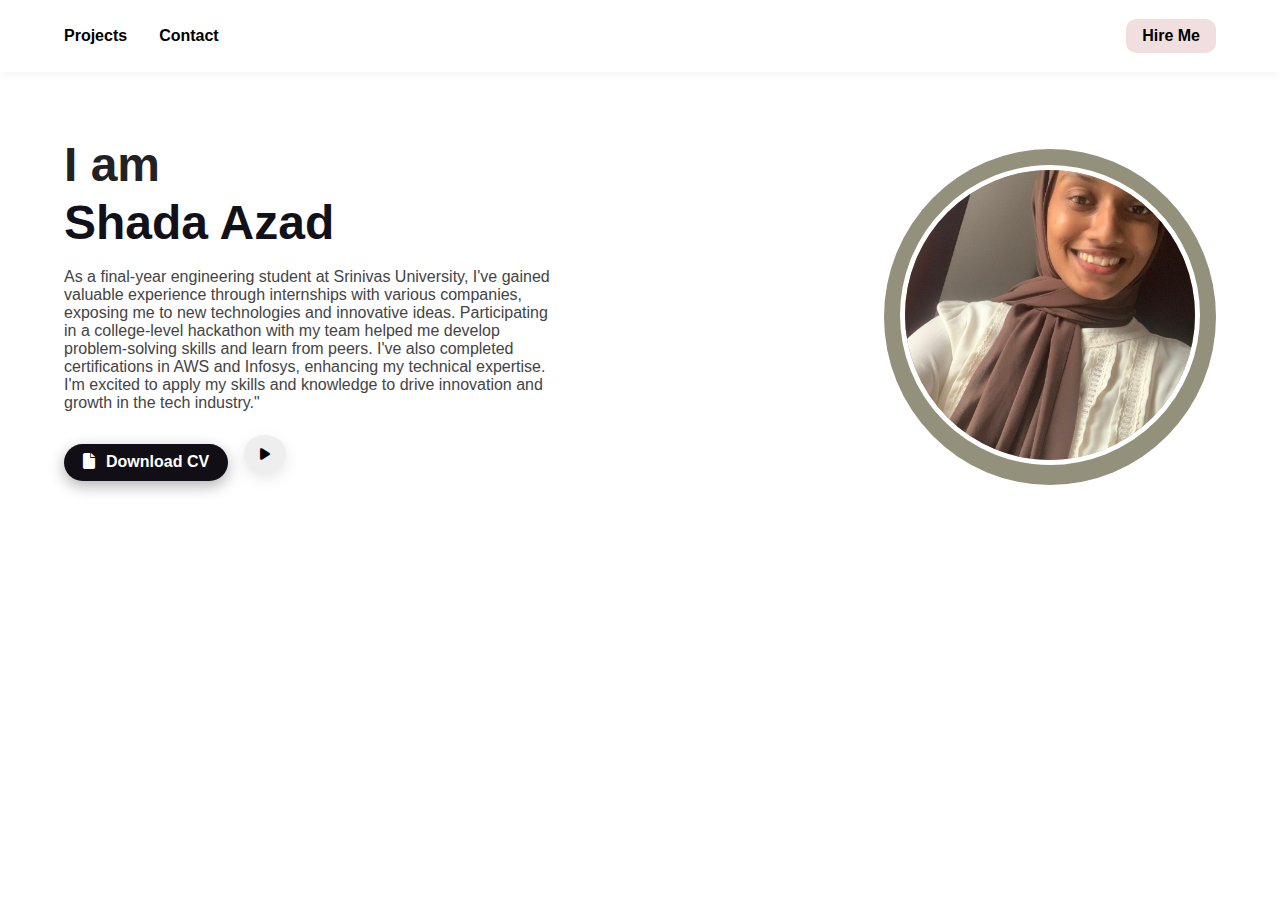
<file: index.html>
<!DOCTYPE html>
<html lang="en">
<head>
  <meta charset="UTF-8" />
  <meta name="viewport" content="width=device-width, initial-scale=1.0" />
  <title>Your Name | Portfolio</title>
  <link rel="stylesheet" href="style.css" />
  <link rel="stylesheet" href="https://cdnjs.cloudflare.com/ajax/libs/font-awesome/6.4.0/css/all.min.css" />
</head>
<body>
  <nav>
    <div class="container nav-container">
   
     <ul class="nav-links">


  <li><a href="projects.html">Projects</a></li>
  <li><a href="contact.html">Contact</a></li>
</ul>



    <a href="contact.html" class="hire-btn">Hire Me</a>

    </div>
  </nav>

  <section class="hero">
    <div class="container hero-container">
      <div class="left">
        <h2>I am<br><span>Shada Azad</span></h2>
        <p>As a final-year engineering student at Srinivas University, I've gained valuable experience through internships with various companies, exposing me to new technologies and innovative ideas. Participating in a college-level hackathon with my team helped me develop problem-solving skills and learn from peers. I've also completed certifications in AWS and Infosys, enhancing my technical expertise. I'm excited to apply my skills and knowledge to drive innovation and growth in the tech industry."
</p>
        <div class="buttons">
          <a href="C:\Users\shada\OneDrive\Desktop\portfolio\resume.pdf\RenderCV_EngineeringResumes_Theme__1_.pdf" class="download-btn" target="_blank">
  <i class="fas fa-file"></i> Download CV
</a>

          <button class="play-btn"><i class="fas fa-play"></i></button>
        </div>
   
      </div>
      <div class="right">
        <div class="image-wrapper">
          <img src="images/profile.jpg" alt="Profile" />
        </div>
      </div>
    </div>
  </section>
</body>
</html>
</file>
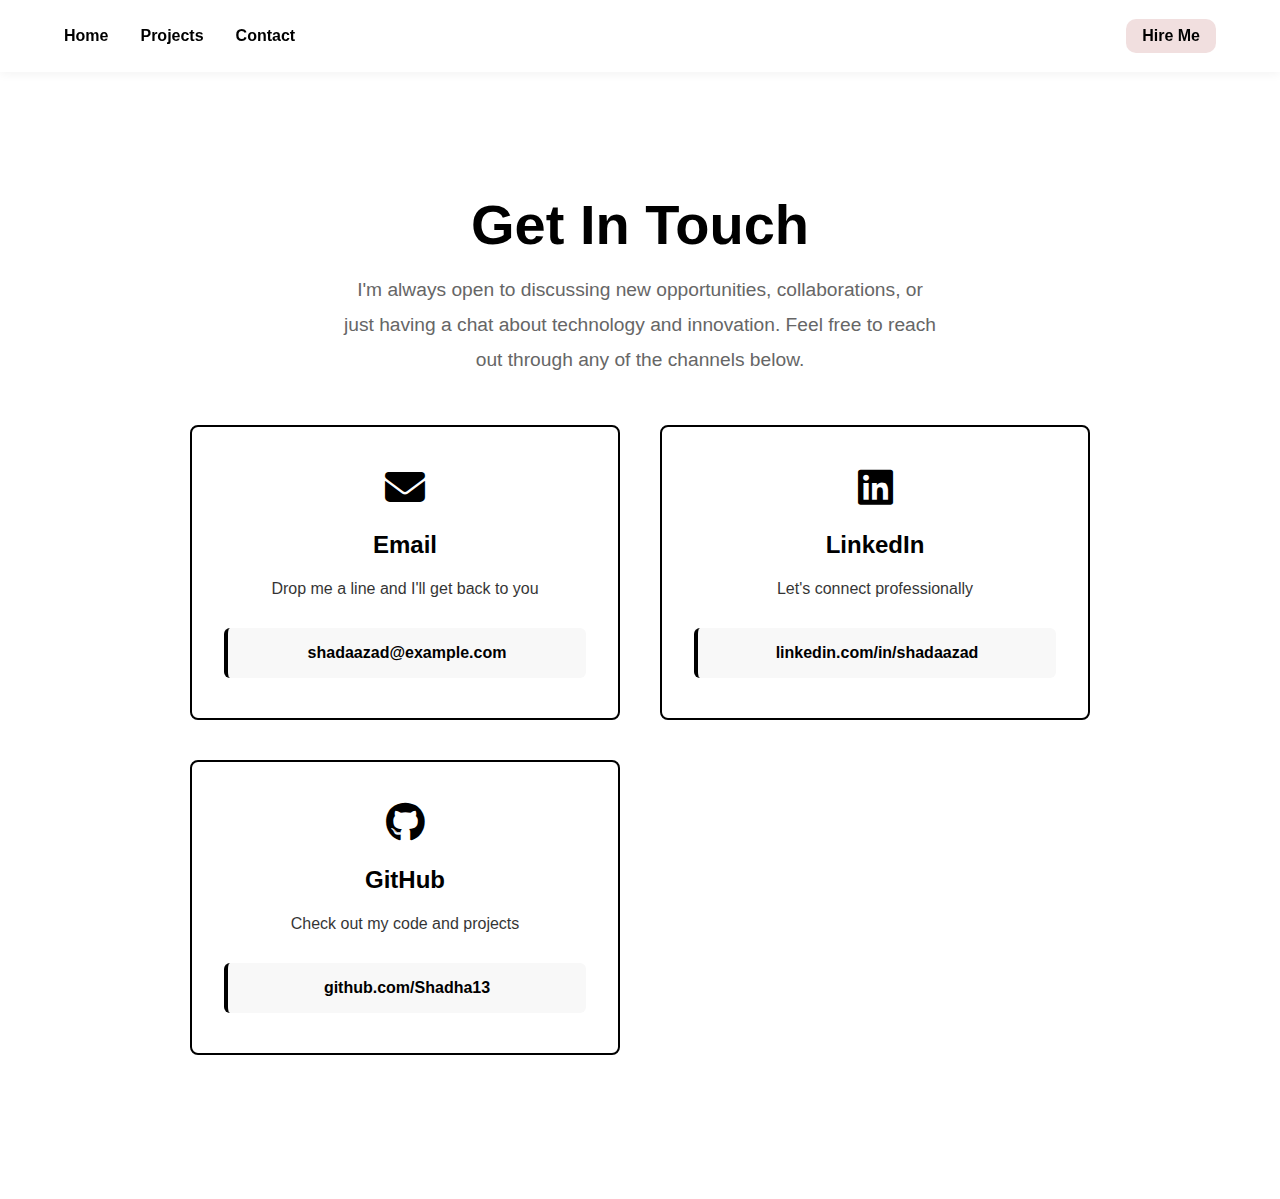
<file: contact.html>
<!DOCTYPE html>
<html lang="en">
<head>
  <meta charset="UTF-8" />
  <meta name="viewport" content="width=device-width, initial-scale=1.0"/>
  <title>Contact | Shada Azad</title>
  <link rel="stylesheet" href="style.css" />
  <link rel="stylesheet" href="https://cdnjs.cloudflare.com/ajax/libs/font-awesome/6.4.0/css/all.min.css" />
  <style>
    .contact-section {
      padding: 120px 0 80px;
      min-height: 100vh;
      display: flex;
      align-items: center;
      background: #fff;
    }

    .contact-content {
      text-align: center;
      margin-bottom: 4rem;
    }

    .contact-content h2 {
      font-size: 3.5rem;
      font-weight: 700;
      color: #000;
      margin-bottom: 1rem;
      position: relative;
    }

    .contact-content h2::after {
      content: '';
      position: absolute;
      bottom: -10px;
      left: 50%;
      transform: translateX(-50%);	
48 minutes ago
README.md
Update README.md
yesterday

      width: 80px;
      height: 4px;
      background: #000;
    }

    .contact-content p {
      font-size: 1.2rem;
      color: #666;
      margin-bottom: 3rem;
      line-height: 1.8;
      max-width: 600px;
      margin-left: auto;
      margin-right: auto;
    }

    .contact-links {
      display: grid;
      grid-template-columns: repeat(auto-fit, minmax(280px, 1fr));
      gap: 2.5rem;
      max-width: 900px;
      margin: 0 auto;
    }

    .contact-card {
      background: #fff;
      border: 2px solid #000;
      border-radius: 8px;
      padding: 2.5rem 2rem;
      text-decoration: none;
      color: #000;
      transition: all 0.3s ease;
      position: relative;
      overflow: hidden;
    }

    .contact-card::before {
      content: '';
      position: absolute;
      top: 0;
      left: -100%;
      width: 100%;
      height: 100%;
      background: #000;
      transition: left 0.3s ease;
      z-index: -1;
    }

    .contact-card:hover::before {
      left: 0;
    }

    .contact-card:hover {
      color: #fff;
      transform: translateY(-5px);
      box-shadow: 0 10px 30px rgba(0, 0, 0, 0.3);
    }

    .contact-card:hover .contact-icon {
      color: #fff;
    }

    .contact-icon {
      font-size: 2.5rem;
      margin-bottom: 1.5rem;
      display: block;
      color: #000;
      transition: all 0.3s ease;
    }

    .contact-card h3 {
      font-size: 1.5rem;
      margin-bottom: 1rem;
      font-weight: 600;
    }

    .contact-card p {
      color: inherit;
      margin-bottom: 1.5rem;
      font-size: 1rem;
      opacity: 0.8;
    }

    .contact-info {
      font-weight: 600;
      font-size: 1rem;
      word-break: break-word;
      padding: 1rem;
      background: #f8f8f8;
      border-radius: 6px;
      border-left: 4px solid #000;
      transition: all 0.3s ease;
    }

    .contact-card:hover .contact-info {
      background: rgba(255, 255, 255, 0.1);
      border-left-color: #fff;
    }

    .back-to-top {
      position: fixed;
      bottom: 30px;
      right: 30px;
      width: 50px;
      height: 50px;
      background: #000;
      color: #fff;
      border: none;
      border-radius: 50%;
      display: flex;
      align-items: center;
      justify-content: center;
      font-size: 1.2rem;
      cursor: pointer;
      transition: all 0.3s ease;
      opacity: 0;
      visibility: hidden;
      z-index: 1000;
    }

    .back-to-top.show {
      opacity: 1;
      visibility: visible;
    }

    .back-to-top:hover {
      transform: scale(1.1);
      background: #333;
    }

    @media (max-width: 768px) {
      .contact-content h2 {
        font-size: 2.5rem;
      }
      
      .contact-links {
        grid-template-columns: 1fr;
        gap: 2rem;
      }
      
      .contact-card {
        padding: 2rem 1.5rem;
      }
    }

    @media (max-width: 480px) {
      .contact-content h2 {
        font-size: 2rem;
      }
      
      .contact-content p {
        font-size: 1rem;
        padding: 0 1rem;
      }
    }
  </style>
</head>
<body>
  <nav>
    <div class="container nav-container">
      <ul class="nav-links">
        <li><a href="index.html">Home</a></li>
        <li><a href="projects.html">Projects</a></li>
        <li><a href="contact.html">Contact</a></li>
      </ul>
      <a href="contact.html" class="hire-btn">Hire Me</a>
    </div>
  </nav>

  <section class="contact-section">
    <div class="container">
      <div class="contact-content">
        <h2>Get In Touch</h2>
        <p>I'm always open to discussing new opportunities, collaborations, or just having a chat about technology and innovation. Feel free to reach out through any of the channels below.</p>
        
        <div class="contact-links">
          <a href="mailto:shadaazad@example.com" class="contact-card">
            <i class="fas fa-envelope contact-icon"></i>
            <h3>Email</h3>
            <p>Drop me a line and I'll get back to you</p>
            <div class="contact-info">shadaazad@example.com</div>
          </a>

          <a href="https://linkedin.com/in/shadaazad" target="_blank" class="contact-card">
            <i class="fab fa-linkedin contact-icon"></i>
            <h3>LinkedIn</h3>
            <p>Let's connect professionally</p>
            <div class="contact-info">linkedin.com/in/shadaazad</div>
          </a>

          <a href="https://github.com/Shadha13" target="_blank" class="contact-card">
            <i class="fab fa-github contact-icon"></i>
            <h3>GitHub</h3>
            <p>Check out my code and projects</p>
            <div class="contact-info">github.com/Shadha13</div>
          </a>
        </div>
      </div>
    </div>
  </section>

  <button class="back-to-top" onclick="scrollToTop()">
    <i class="fas fa-chevron-up"></i>
  </button>

  <script>
    window.addEventListener('scroll', function() {
      const backToTop = document.querySelector('.back-to-top');
      if (window.pageYOffset > 300) {
        backToTop.classList.add('show');
      } else {
        backToTop.classList.remove('show');
      }
    });

   
    function scrollToTop() {
      window.scrollTo({
        top: 0,
        behavior: 'smooth'
      });
    }

    document.querySelectorAll('a[href^="#"]').forEach(anchor => {
      anchor.addEventListener('click', function (e) {
        e.preventDefault();
        document.querySelector(this.getAttribute('href')).scrollIntoView({
          behavior: 'smooth'
        });
      });
    });
  </script>
</body>
</html>
</file>
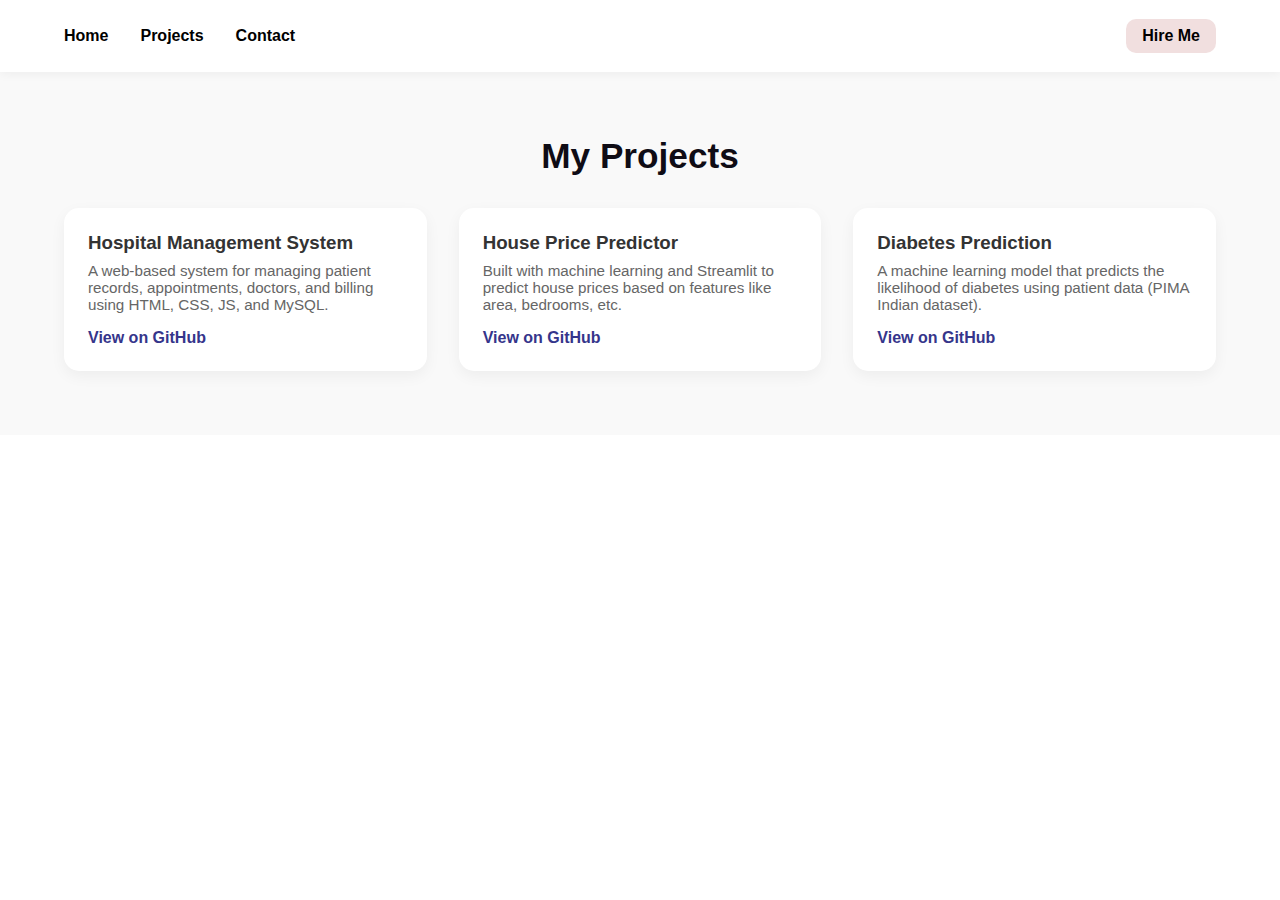
<file: projects.html>
<!DOCTYPE html>
<html lang="en">
<head>
  <meta charset="UTF-8" />
  <meta name="viewport" content="width=device-width, initial-scale=1.0"/>
  <title>Projects | Fathimathul Shada</title>
  <link rel="stylesheet" href="style.css" />
  <link rel="stylesheet" href="C:\Users\shada\OneDrive\Desktop\shadha\projects.html" />
</head>
<body>

  <!-- Navbar -->
  <nav>
    <div class="container nav-container">
      
      <ul class="nav-links">
  <li><a href="index.html">Home</a></li>
  <li><a href="projects.html">Projects</a></li>
  <li><a href="contact.html">Contact</a></li>
</ul>

      <a href="contact.html" class="hire-btn">Hire Me</a>
    </div>
  </nav>

  <!-- Projects Section -->
  <section class="projects-section">
    <div class="container">
      <h2>My Projects</h2>

      <div class="projects-grid">

  <!-- Hospital Management -->
  <div class="project-card">
    
    <h3>Hospital Management System</h3>
    <p>A web-based system for managing patient records, appointments, doctors, and billing using HTML, CSS, JS, and MySQL.</p>
    <a href="https://github.com/Shadha13/hospital-management" target="_blank">View on GitHub</a>
  </div>

  <!-- House Price Prediction -->
  <div class="project-card">
   
    <h3>House Price Predictor</h3>
    <p>Built with machine learning and Streamlit to predict house prices based on features like area, bedrooms, etc.</p>
    <a href="https://github.com/Shadha13/house-price-prediction" target="_blank">View on GitHub</a>
  </div>

  <!-- Diabetes Prediction -->
  <div class="project-card">
    
    <h3>Diabetes Prediction</h3>
    <p>A machine learning model that predicts the likelihood of diabetes using patient data (PIMA Indian dataset).</p>
    <a href="https://github.com/Shadha13/diabetes-prediction" target="_blank">View on GitHub</a>
  </div>

</div>


        <!-- Add more project-card blocks as needed -->

      </div>
    </div>
  </section>

</body>
</html>
</file>
<file: style.css>
* {
  margin: 0;
  padding: 0;
  box-sizing: border-box;
  font-family: 'Segoe UI', sans-serif;
}

body {
  background: #fff;
  color: #222;
}

a {
  text-decoration: none;
}

.container {
  width: 90%;
  max-width: 1200px;
  margin: auto;
}

nav {
  background: #fff;
  padding: 1.2rem 0;
  display: flex;
  justify-content: space-between;
  align-items: center;
  box-shadow: 0 2px 10px rgba(0,0,0,0.05);
  position: sticky;
  top: 0;
  z-index: 1000;
}

.nav-container {
  display: flex;
  align-items: center;
  justify-content: space-between;
}

.logo {
  font-size: 1.8rem;
  font-weight: bold;
}

.nav-links {
  list-style: none;
  display: flex;
  gap: 2rem;
}

.nav-links li a {
  font-weight: bold;
  color: #000;
}

.hire-btn {
  background: #f1dfdf;
  padding: 0.5rem 1rem;
  border-radius: 10px;
  font-weight: bold;
  color: #000;
}

.hero {
  padding: 4rem 0;
}

.hero-container {
  display: flex;
  justify-content: space-between;
  align-items: center;
  gap: 2rem;
  flex-wrap: wrap;
}

.left {
  flex: 1;
  max-width: 500px;
}

.left h2 {
  font-size: 3rem;
  font-weight: bold;
  line-height: 1.2;
}

.left h2 span {
  color: #121019;
}

.left p {
  margin: 1rem 0;
  color: #444;
}

.buttons {
  margin: 1rem 0;
  display: flex;
  align-items: center;
  gap: 1rem;
}

.download-btn {
  background: #0d0c11;
  color: #fff;
  padding: 0.7rem 1.4rem;
  border-radius: 30px;
  font-weight: bold;
  box-shadow: 0 5px 15px rgba(4, 4, 5, 0.3);
}

.download-btn i {
  margin-right: 0.5rem;
}

.play-btn {
  background: #eee;
  padding: 0.7rem 1rem;
  border-radius: 50%;
  border: none;
  box-shadow: 0 5px 15px rgba(0,0,0,0.1);
  cursor: pointer;
}

.socials {
  margin-top: 1.5rem;
  display: flex;
  gap: 1.2rem;
}

.socials a {
  font-size: 1.5rem;
  color: #000;
}

.right .image-wrapper {
  background: #93917c;
  padding: 1rem;
  border-radius: 50%;
  overflow: hidden;
}

.right img {
  width: 300px;
  height: 300px;
  object-fit: cover;
  border-radius: 50%;
  border: 5px solid #fff;
}

/* Responsive */
@media (max-width: 768px) {
  .hero-container {
    flex-direction: column;
    text-align: center;
  }

  .left, .right {
    width: 100%;
  }

  .right img {
    width: 200px;
    height: 200px;
  }

  .nav-links {
    display: none;
  }
}
/* Animation for hero section */
.hero {
  animation: fadeIn 1s ease-in;
  animation-fill-mode: both;
}

@keyframes fadeIn {
  from {
    opacity: 0;
    transform: translateY(20px);
  }
  to {
    opacity: 1;
    transform: translateY(0);
  }
}



.extra-contact {
  margin-top: 2rem;
  line-height: 2;
}

.extra-contact a {
  color: #0c0a0f;
  font-weight: bold;
}

.download-btn {
  margin-top: 1rem;
  display: inline-block;
  background: #110f15;
  color: #fff;
  padding: 0.6rem 1.2rem;
  border-radius: 30px;
  text-decoration: none;
  font-weight: bold;
}

.download-btn i {
  margin-right: 0.4rem;
}
.projects-section {
  padding: 4rem 0;
  background-color: #f9f9f9;
  text-align: center;
}

.projects-section h2 {
  color: #0f0c15;
  font-size: 2.2rem;
  margin-bottom: 2rem;
}

.projects-grid {
  display: grid;
  grid-template-columns: repeat(auto-fit, minmax(250px, 1fr));
  gap: 2rem;
}

.project-card {
  background-color: #fff;
  padding: 1.5rem;
  border-radius: 15px;
  box-shadow: 0 5px 15px rgba(0,0,0,0.05);
  text-align: left;
}

.project-card h3 {
  margin-bottom: 0.5rem;
  color: #333;
}

.project-card p {
  font-size: 0.95rem;
  color: #666;
}

.project-card a {
  display: inline-block;
  margin-top: 1rem;
  color: #35358b;.contact-section {
  padding: 4rem 0;
  text-align: center;
  background: #f9f9f9;
}




.social-icons {
  display: flex;
  justify-content: center;
  gap: 2rem;
  margin: 2rem 0;
}

.social-icons a {
  font-size: 2.2rem;
  color: #333;
  transition: transform 0.3s ease, color 0.3s ease;
}

.social-icons a:hover {
  color: #5d1ef7;
  transform: scale(1.2);
}

  font-weight: bold;
  text-decoration: none;
}
.contact-section {
  background-color: #f9f9f9;
  padding: 80px 0;
  text-align: center;
}

.contact-section h2 {
  font-size: 2.5rem;
  margin-bottom: 20px;
  color: #333;
}

.contact-section p {
  font-size: 1.1rem;
  margin-bottom: 30px;
  color: #666;
}

.social-icons {
  display: flex;
  justify-content: center;
  gap: 25px;
  margin-top: 20px;
}

.social-link {
  font-size: 28px;
  color: #444;
  transition: transform 0.3s ease, color 0.3s ease;
}

.social-link:hover {
  transform: scale(1.2);
}

.social-link.github:hover { color: #000; }
.social-link.linkedin:hover { color: #0077b5; }
.social-link.twitter:hover { color: #1da1f2; }
.social-link.facebook:hover { color: #3b5998; }
</file>
